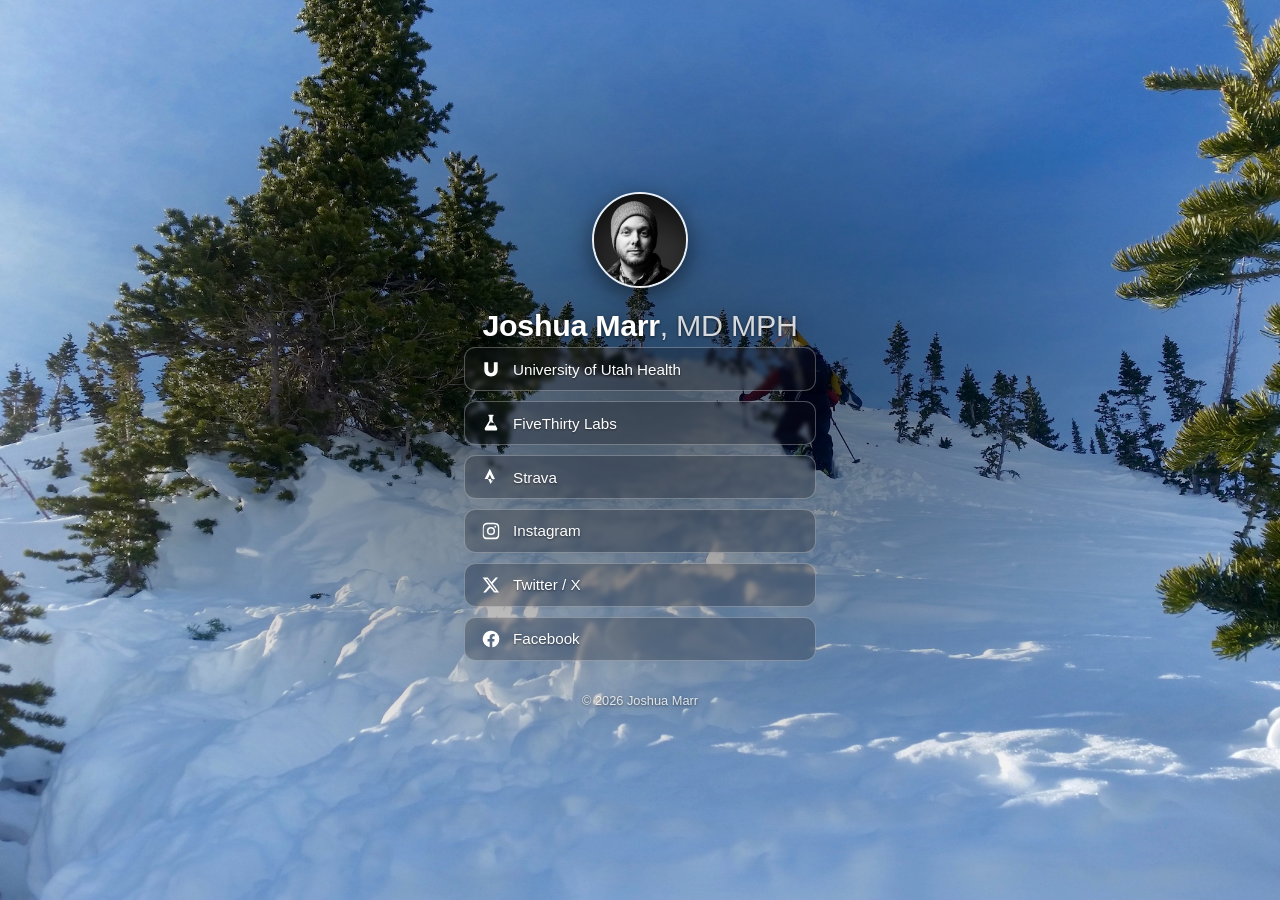
<file: index.html>
<!DOCTYPE html>
<html lang="en">
<head>
  <meta charset="utf-8">
  <meta name="viewport" content="width=device-width, initial-scale=1">
  <title>Joshua Marr, MD MPH</title>
  <meta name="description" content="Joshua Marr, MD MPH — hospitalist physician at the University of Utah. Public health, cycling, and the outdoors.">
  <meta name="keywords" content="Joshua Marr, physician, hospitalist, MD, MPH, University of Utah, public health, cycling, Strava">

  <!-- Open Graph / social sharing -->
  <meta property="og:type" content="website">
  <meta property="og:title" content="Joshua Marr, MD MPH">
  <meta property="og:description" content="Hospitalist physician at the University of Utah. Public health, cycling, and the outdoors.">
  <meta property="og:url" content="https://www.joshmarr.com/">
  <meta property="og:image" content="https://www.joshmarr.com/images/avatar.png?v=2">
  <meta name="twitter:card" content="summary">

  <link rel="icon" type="image/png" href="/images/favicon.png?v=2">
  <link rel="apple-touch-icon" href="/images/avatar.png?v=2">
  <link rel="stylesheet" href="/styles.css">
</head>
<body>
  <main class="card">
    <img class="avatar" src="/images/avatar.png?v=2" alt="Joshua Marr" width="96" height="96">
    <h1 class="name">Joshua Marr<span class="creds">, MD&nbsp;MPH</span></h1>

    <nav class="links" aria-label="Profiles">
      <a class="link" href="https://healthcare.utah.edu/fad/mddetail.php?physicianID=u0899222" target="_blank" rel="noopener">
        <svg class="uofu" viewBox="0 0 24 24" aria-hidden="true"><path d="M4 4 L4 13 C4 18.4 7.4 21 12 21 C16.6 21 20 18.4 20 13 L20 4 L15.4 4 L15.4 13 C15.4 15.4 14 16.8 12 16.8 C10 16.8 8.6 15.4 8.6 13 L8.6 4 Z"/></svg>
        <span>University of Utah Health</span>
      </a>
      <a class="link" href="https://www.fivethirtylabs.com" target="_blank" rel="noopener">
        <svg viewBox="0 0 24 24" aria-hidden="true"><path d="M9 2v2h1v5.2L4.7 18A2 2 0 0 0 6.4 21h11.2a2 2 0 0 0 1.7-3L14 9.2V4h1V2H9Zm3 2h0v5.8l1.3 2.2H10.7L12 9.8V4Zm-3.1 11 1.9-3.2h4.4L17 15H8.9Z"/></svg>
        <span>FiveThirty Labs</span>
      </a>
      <a class="link" href="https://www.strava.com/athletes/84659" target="_blank" rel="noopener">
        <svg viewBox="0 0 24 24" aria-hidden="true"><path d="M10.6 2 4.4 14.3h3.7L10.6 9l2.5 5.3h3.6L10.6 2Zm4.6 12.3-1.8 3.5-1.8-3.5H8.5l3.1 6 3.1-6h-2.6Z"/></svg>
        <span>Strava</span>
      </a>
      <a class="link" href="https://www.instagram.com/joshuamarr" target="_blank" rel="noopener">
        <svg viewBox="0 0 24 24" aria-hidden="true"><path d="M12 2.2c3.2 0 3.6 0 4.9.07 1.2.05 1.8.25 2.2.42.6.2 1 .47 1.4.9.4.4.7.8.9 1.4.17.4.37 1 .42 2.2.06 1.3.07 1.7.07 4.9s0 3.6-.07 4.9c-.05 1.2-.25 1.8-.42 2.2-.2.6-.5 1-.9 1.4-.4.4-.8.7-1.4.9-.4.17-1 .37-2.2.42-1.3.06-1.7.07-4.9.07s-3.6 0-4.9-.07c-1.2-.05-1.8-.25-2.2-.42-.6-.2-1-.5-1.4-.9-.4-.4-.7-.8-.9-1.4-.17-.4-.37-1-.42-2.2C2.2 15.6 2.2 15.2 2.2 12s0-3.6.07-4.9c.05-1.2.25-1.8.42-2.2.2-.6.5-1 .9-1.4.4-.4.8-.7 1.4-.9.4-.17 1-.37 2.2-.42C8.4 2.2 8.8 2.2 12 2.2Zm0 1.8c-3.1 0-3.5 0-4.7.07-.9.04-1.4.2-1.7.32-.43.17-.74.37-1.06.7-.32.32-.52.63-.7 1.06-.12.3-.28.8-.32 1.7C3.25 9.1 3.24 9.4 3.24 12s0 2.9.07 4.1c.04.9.2 1.4.32 1.7.17.43.37.74.7 1.06.32.32.63.52 1.06.7.3.12.8.28 1.7.32 1.2.06 1.6.07 4.7.07s3.5 0 4.7-.07c.9-.04 1.4-.2 1.7-.32.43-.17.74-.37 1.06-.7.32-.32.52-.63.7-1.06.12-.3.28-.8.32-1.7.06-1.2.07-1.5.07-4.1s0-2.9-.07-4.1c-.04-.9-.2-1.4-.32-1.7a2.9 2.9 0 0 0-.7-1.06 2.9 2.9 0 0 0-1.06-.7c-.3-.12-.8-.28-1.7-.32C15.5 4 15.1 4 12 4Zm0 3.1a4.9 4.9 0 1 1 0 9.8 4.9 4.9 0 0 1 0-9.8Zm0 1.8a3.1 3.1 0 1 0 0 6.2 3.1 3.1 0 0 0 0-6.2Zm5.1-3.2a1.15 1.15 0 1 1 0 2.3 1.15 1.15 0 0 1 0-2.3Z"/></svg>
        <span>Instagram</span>
      </a>
      <a class="link" href="https://twitter.com/jmarrmd" target="_blank" rel="noopener">
        <svg viewBox="0 0 24 24" aria-hidden="true"><path d="M17.5 3h3l-6.6 7.5L21.8 21h-6l-4.7-6.1L5.7 21H2.6l7-8L2 3h6.1l4.3 5.6L17.5 3Zm-1 16h1.7L7.6 4.8H5.8L16.5 19Z"/></svg>
        <span>Twitter / X</span>
      </a>
      <a class="link" href="https://www.facebook.com/josh.marr" target="_blank" rel="noopener">
        <svg viewBox="0 0 24 24" aria-hidden="true"><path d="M22 12a10 10 0 1 0-11.6 9.9v-7H7.9V12h2.5V9.8c0-2.5 1.5-3.9 3.8-3.9 1.1 0 2.2.2 2.2.2v2.5h-1.2c-1.2 0-1.6.8-1.6 1.6V12h2.7l-.4 2.9h-2.3v7A10 10 0 0 0 22 12Z"/></svg>
        <span>Facebook</span>
      </a>
    </nav>
  </main>

  <footer class="footer">
    <p>&copy; <span id="year">2026</span> Joshua Marr</p>
  </footer>

  <script>document.getElementById('year').textContent = new Date().getFullYear();</script>
</body>
</html>
</file>
<file: styles.css>
:root {
  --accent: #fc4c02; /* Strava-ish orange, nods to the cycling theme */
  --text: #ffffff;
  --muted: rgba(255, 255, 255, 0.82);
  --link-bg: rgba(20, 22, 28, 0.26);
  --link-bg-hover: rgba(20, 22, 28, 0.5);
  --border: rgba(255, 255, 255, 0.28);
  --shadow: 0 1px 3px rgba(0, 0, 0, 0.55), 0 0 18px rgba(0, 0, 0, 0.35);
}

* { box-sizing: border-box; }

html, body { height: 100%; }

body {
  margin: 0;
  min-height: 100vh;
  display: flex;
  flex-direction: column;
  align-items: center;
  justify-content: center;
  gap: 2rem;
  padding: 2rem 1rem;
  font-family: -apple-system, BlinkMacSystemFont, "Segoe UI", Roboto, Helvetica, Arial, sans-serif;
  color: var(--text);
  text-align: center;
  background: #0e1116 url("/images/background.jpg") center / cover no-repeat fixed;
}

/* Soft scrim concentrated behind the content for legibility,
   feathering out so the photo stays visible toward the edges. */
body::before {
  content: "";
  position: fixed;
  inset: 0;
  z-index: -1;
  background:
    radial-gradient(ellipse 65% 55% at 50% 44%,
      rgba(0, 0, 0, 0.55) 0%,
      rgba(0, 0, 0, 0.28) 45%,
      rgba(0, 0, 0, 0.08) 75%,
      rgba(0, 0, 0, 0) 100%);
}

/* Just a centering container now — no panel covering the photo. */
.card {
  width: 100%;
  max-width: 22rem;
  padding: 0;
}

.avatar {
  width: 96px;
  height: 96px;
  border-radius: 50%;
  object-fit: cover;
  border: 2px solid rgba(255, 255, 255, 0.9);
  box-shadow: 0 6px 24px rgba(0, 0, 0, 0.55);
}

.name {
  margin: 1rem 0 0.25rem;
  font-size: 1.9rem;
  font-weight: 700;
  letter-spacing: -0.01em;
  text-shadow: var(--shadow);
}

.creds {
  font-weight: 500;
  color: var(--muted);
}

.tagline {
  margin: 0 0 1.75rem;
  font-size: 0.98rem;
  line-height: 1.5;
  color: var(--muted);
  text-shadow: var(--shadow);
}

.links {
  display: flex;
  flex-direction: column;
  gap: 0.6rem;
}

.link {
  display: flex;
  align-items: center;
  gap: 0.75rem;
  padding: 0.7rem 1rem;
  border-radius: 0.7rem;
  background: var(--link-bg);
  border: 1px solid var(--border);
  -webkit-backdrop-filter: blur(2px);
  backdrop-filter: blur(2px);
  color: var(--text);
  text-decoration: none;
  font-size: 0.95rem;
  font-weight: 500;
  text-shadow: 0 1px 2px rgba(0, 0, 0, 0.5);
  transition: background 0.15s ease, transform 0.15s ease, border-color 0.15s ease;
}

.link:hover,
.link:focus-visible {
  background: var(--link-bg-hover);
  border-color: var(--accent);
  transform: translateY(-1px);
  outline: none;
}

.link svg {
  width: 20px;
  height: 20px;
  flex: 0 0 auto;
  fill: currentColor;
}

.link span { flex: 1; text-align: left; }

.footer {
  font-size: 0.8rem;
  color: var(--muted);
  text-shadow: var(--shadow);
}

.footer p { margin: 0; }

@media (max-width: 380px) {
  .name { font-size: 1.6rem; }
}

@media (prefers-reduced-motion: reduce) {
  .link { transition: none; }
  .link:hover, .link:focus-visible { transform: none; }
}
</file>
